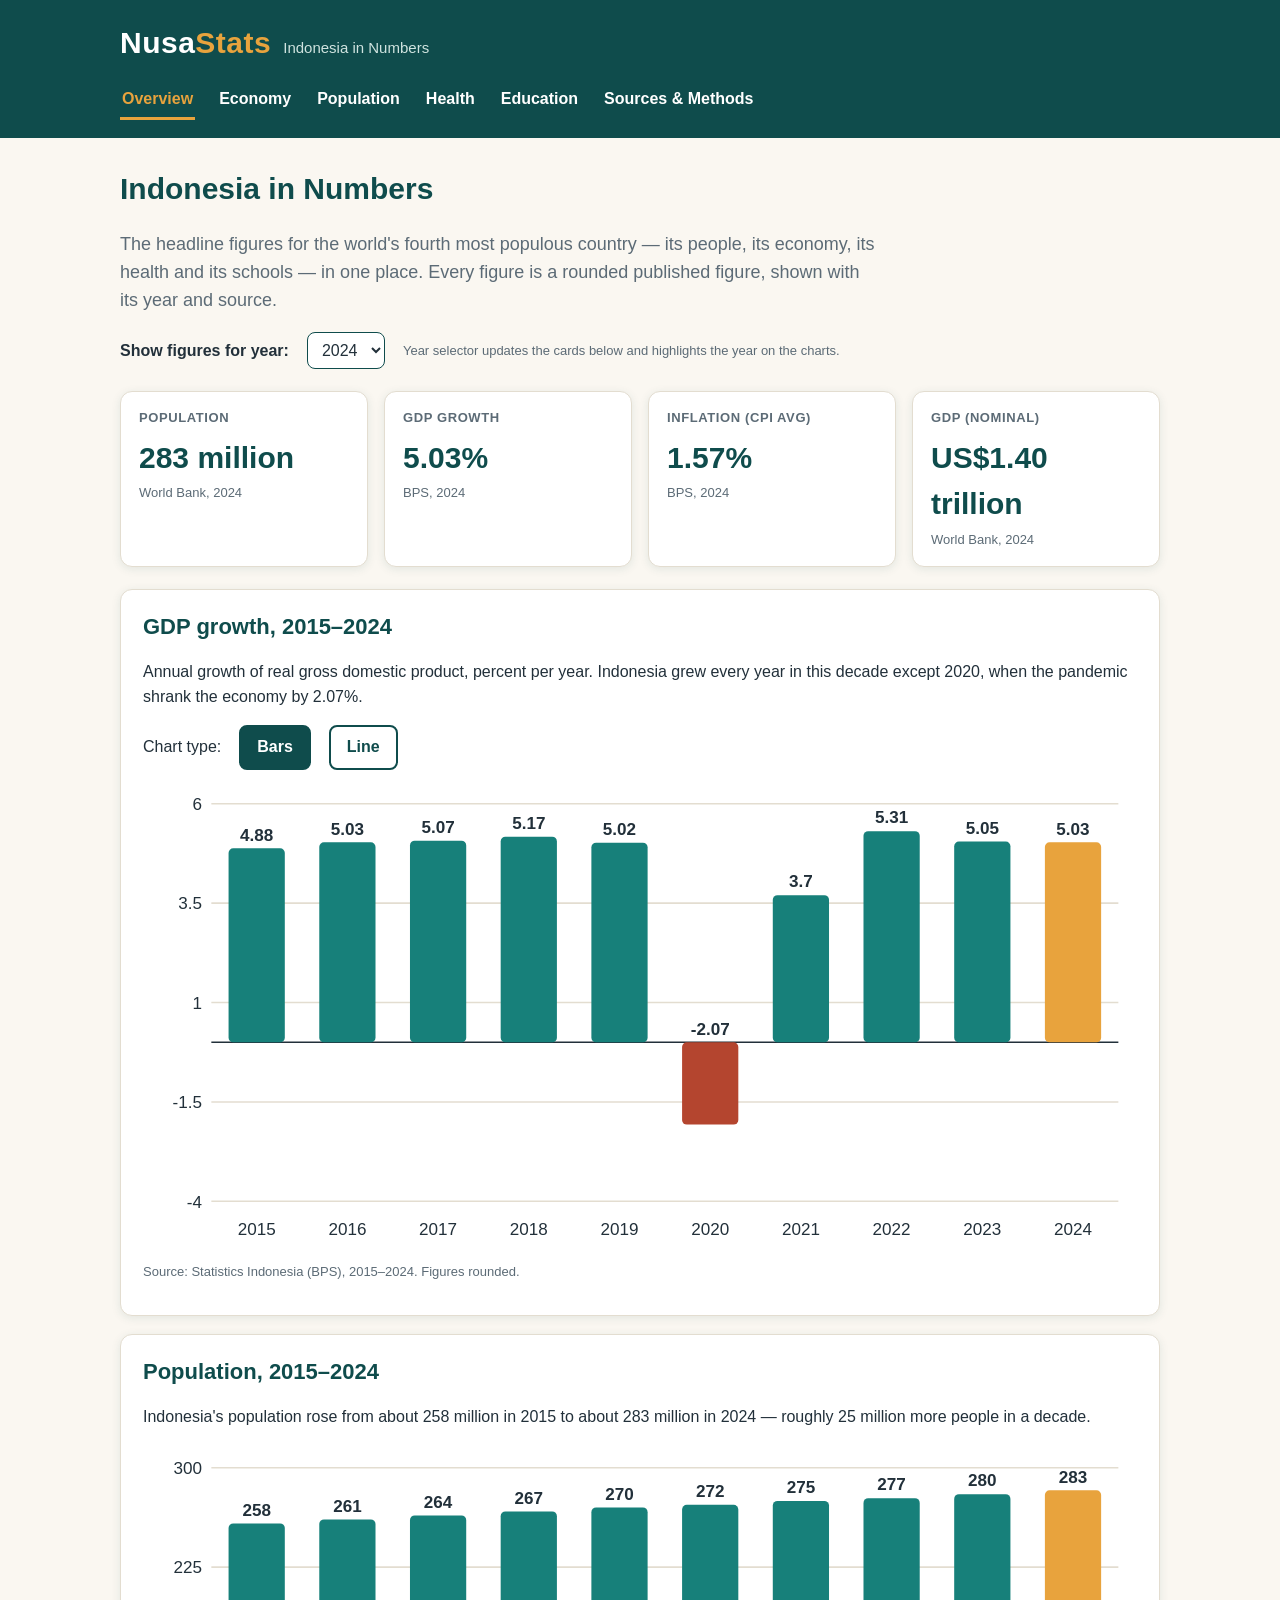
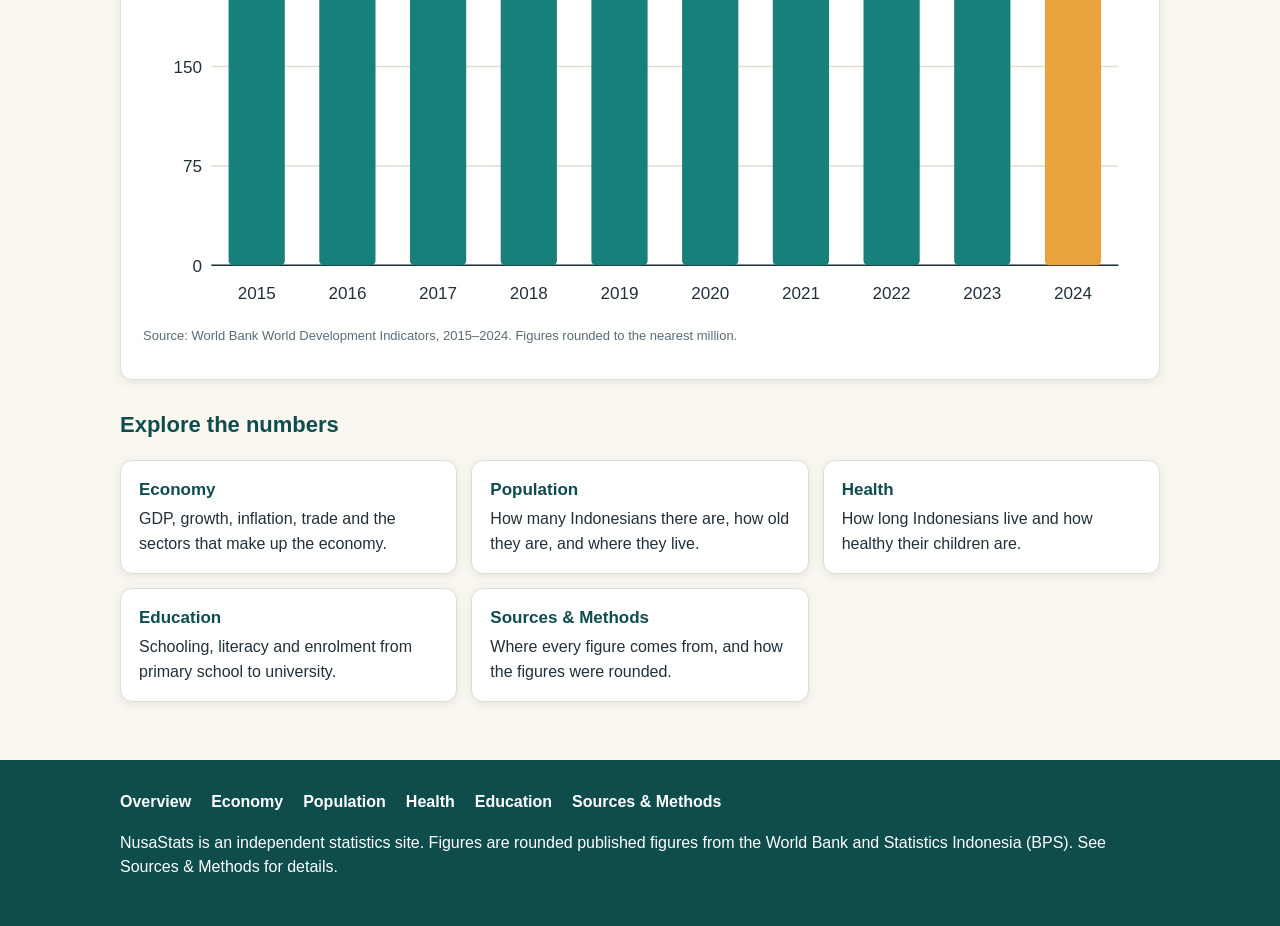
<file: app/index.html>
<!DOCTYPE html>
<html lang="en">
<head>
<meta charset="utf-8">
<meta name="viewport" content="width=device-width, initial-scale=1">
<title>NusaStats — Indonesia in Numbers</title>
<meta name="description" content="NusaStats: Indonesia in numbers — population, economy, health and education, from rounded published figures.">
<link rel="icon" href="data:,">
<link rel="stylesheet" href="styles.css">
</head>
<body>
<header class="site-header">
  <div class="header-inner">
    <div class="brand">
      <span class="brand-name">Nusa<span class="accent">Stats</span></span>
      <span class="brand-tag">Indonesia in Numbers</span>
    </div>
    <nav class="main-nav" aria-label="Main navigation">
      <a href="index.html" aria-current="page">Overview</a>
      <a href="economy.html">Economy</a>
      <a href="population.html">Population</a>
      <a href="health.html">Health</a>
      <a href="education.html">Education</a>
      <a href="sources.html">Sources &amp; Methods</a>
    </nav>
  </div>
</header>
<main>
  <h1>Indonesia in Numbers</h1>
  <p class="lede">The headline figures for the world's fourth most populous country — its people,
  its economy, its health and its schools — in one place. Every figure is a rounded
  published figure, shown with its year and source.</p>

  <div class="controls">
    <label for="year-select">Show figures for year:</label>
    <select id="year-select"></select>
    <span class="source-note" id="year-note">Year selector updates the cards below and highlights the year on the charts.</span>
  </div>

  <div class="kpi-grid" id="kpi-grid" aria-live="polite"></div>

  <section class="card" aria-labelledby="gdp-heading">
    <h2 id="gdp-heading">GDP growth, 2015–2024</h2>
    <p>Annual growth of real gross domestic product, percent per year. Indonesia grew every
    year in this decade except 2020, when the pandemic shrank the economy by 2.07%.</p>
    <div class="controls">
      <span id="gdp-toggle-label">Chart type:</span>
      <button type="button" class="btn" id="gdp-bar" aria-pressed="true">Bars</button>
      <button type="button" class="btn" id="gdp-line" aria-pressed="false">Line</button>
    </div>
    <div class="chart" id="gdp-chart"></div>
    <p class="chart-note">Source: Statistics Indonesia (BPS), 2015–2024. Figures rounded.</p>
  </section>

  <section class="card" aria-labelledby="pop-heading">
    <h2 id="pop-heading">Population, 2015–2024</h2>
    <p>Indonesia's population rose from about 258 million in 2015 to about 283 million in
    2024 — roughly 25 million more people in a decade.</p>
    <div class="chart" id="pop-chart"></div>
    <p class="chart-note">Source: World Bank World Development Indicators, 2015–2024. Figures rounded to the nearest million.</p>
  </section>

  <section aria-labelledby="explore-heading">
    <h2 id="explore-heading">Explore the numbers</h2>
    <div class="section-links">
      <a class="section-link" href="economy.html"><strong>Economy</strong>GDP, growth, inflation, trade and the sectors that make up the economy.</a>
      <a class="section-link" href="population.html"><strong>Population</strong>How many Indonesians there are, how old they are, and where they live.</a>
      <a class="section-link" href="health.html"><strong>Health</strong>How long Indonesians live and how healthy their children are.</a>
      <a class="section-link" href="education.html"><strong>Education</strong>Schooling, literacy and enrolment from primary school to university.</a>
      <a class="section-link" href="sources.html"><strong>Sources &amp; Methods</strong>Where every figure comes from, and how the figures were rounded.</a>
    </div>
  </section>
</main>
<footer class="site-footer">
  <div class="footer-inner">
    <nav class="footer-nav" aria-label="Footer navigation">
      <a href="index.html">Overview</a>
      <a href="economy.html">Economy</a>
      <a href="population.html">Population</a>
      <a href="health.html">Health</a>
      <a href="education.html">Education</a>
      <a href="sources.html">Sources &amp; Methods</a>
    </nav>
    <p>NusaStats is an independent statistics site. Figures are rounded published figures
    from the World Bank and Statistics Indonesia (BPS). See Sources &amp; Methods for details.</p>
  </div>
</footer>
<script src="data.js"></script>
<script src="charts.js"></script>
<script>
(function () {
  var years = NUSA.years;
  var select = document.getElementById('year-select');
  years.forEach(function (y) {
    var opt = document.createElement('option');
    opt.value = y;
    opt.textContent = y;
    select.appendChild(opt);
  });
  select.value = '2024';

  var gdpType = 'bar';
  var selectedYear = 2024;

  function kpiCard(label, value, source) {
    var div = document.createElement('div');
    div.className = 'kpi';
    var l = document.createElement('div'); l.className = 'kpi-label'; l.textContent = label;
    var v = document.createElement('div'); v.className = 'kpi-value'; v.textContent = value;
    var s = document.createElement('div'); s.className = 'kpi-source'; s.textContent = source;
    div.appendChild(l); div.appendChild(v); div.appendChild(s);
    return div;
  }

  function renderKpis() {
    // Four headline cards in a single row, so the GDP chart is visible in the
    // first viewport too. The other headline figures live on their own pages.
    var i = years.indexOf(selectedYear);
    var grid = document.getElementById('kpi-grid');
    grid.innerHTML = '';
    grid.appendChild(kpiCard('Population', NUSA.population[i] + ' million', 'World Bank, ' + selectedYear));
    grid.appendChild(kpiCard('GDP growth', NUSA.gdpGrowth[i] + '%', 'BPS, ' + selectedYear));
    grid.appendChild(kpiCard('Inflation (CPI avg)', NUSA.inflation[i] + '%', 'BPS, ' + selectedYear));
    if (selectedYear === 2024) {
      grid.appendChild(kpiCard('GDP (nominal)', 'US$1.40 trillion', 'World Bank, 2024'));
    } else {
      grid.appendChild(kpiCard('GDP (nominal)', 'US$1.40 trillion', 'World Bank, 2024 (latest)'));
    }
  }

  function renderCharts() {
    var hi = years.indexOf(selectedYear);
    NusaCharts.seriesChart(document.getElementById('gdp-chart'), NUSA.gdpGrowth,
      years.map(String), { type: gdpType, highlight: hi, title: 'GDP growth by year, percent' });
    NusaCharts.seriesChart(document.getElementById('pop-chart'), NUSA.population,
      years.map(String), { type: 'bar', highlight: hi, title: 'Population by year, millions' });
  }

  function renderAll() { renderKpis(); renderCharts(); }

  select.addEventListener('change', function () {
    selectedYear = Number(select.value);
    renderAll();
  });
  document.getElementById('gdp-bar').addEventListener('click', function () {
    gdpType = 'bar';
    document.getElementById('gdp-bar').setAttribute('aria-pressed', 'true');
    document.getElementById('gdp-line').setAttribute('aria-pressed', 'false');
    renderCharts();
  });
  document.getElementById('gdp-line').addEventListener('click', function () {
    gdpType = 'line';
    document.getElementById('gdp-line').setAttribute('aria-pressed', 'true');
    document.getElementById('gdp-bar').setAttribute('aria-pressed', 'false');
    renderCharts();
  });

  renderAll();
})();
</script>
</body>
</html>
</file>
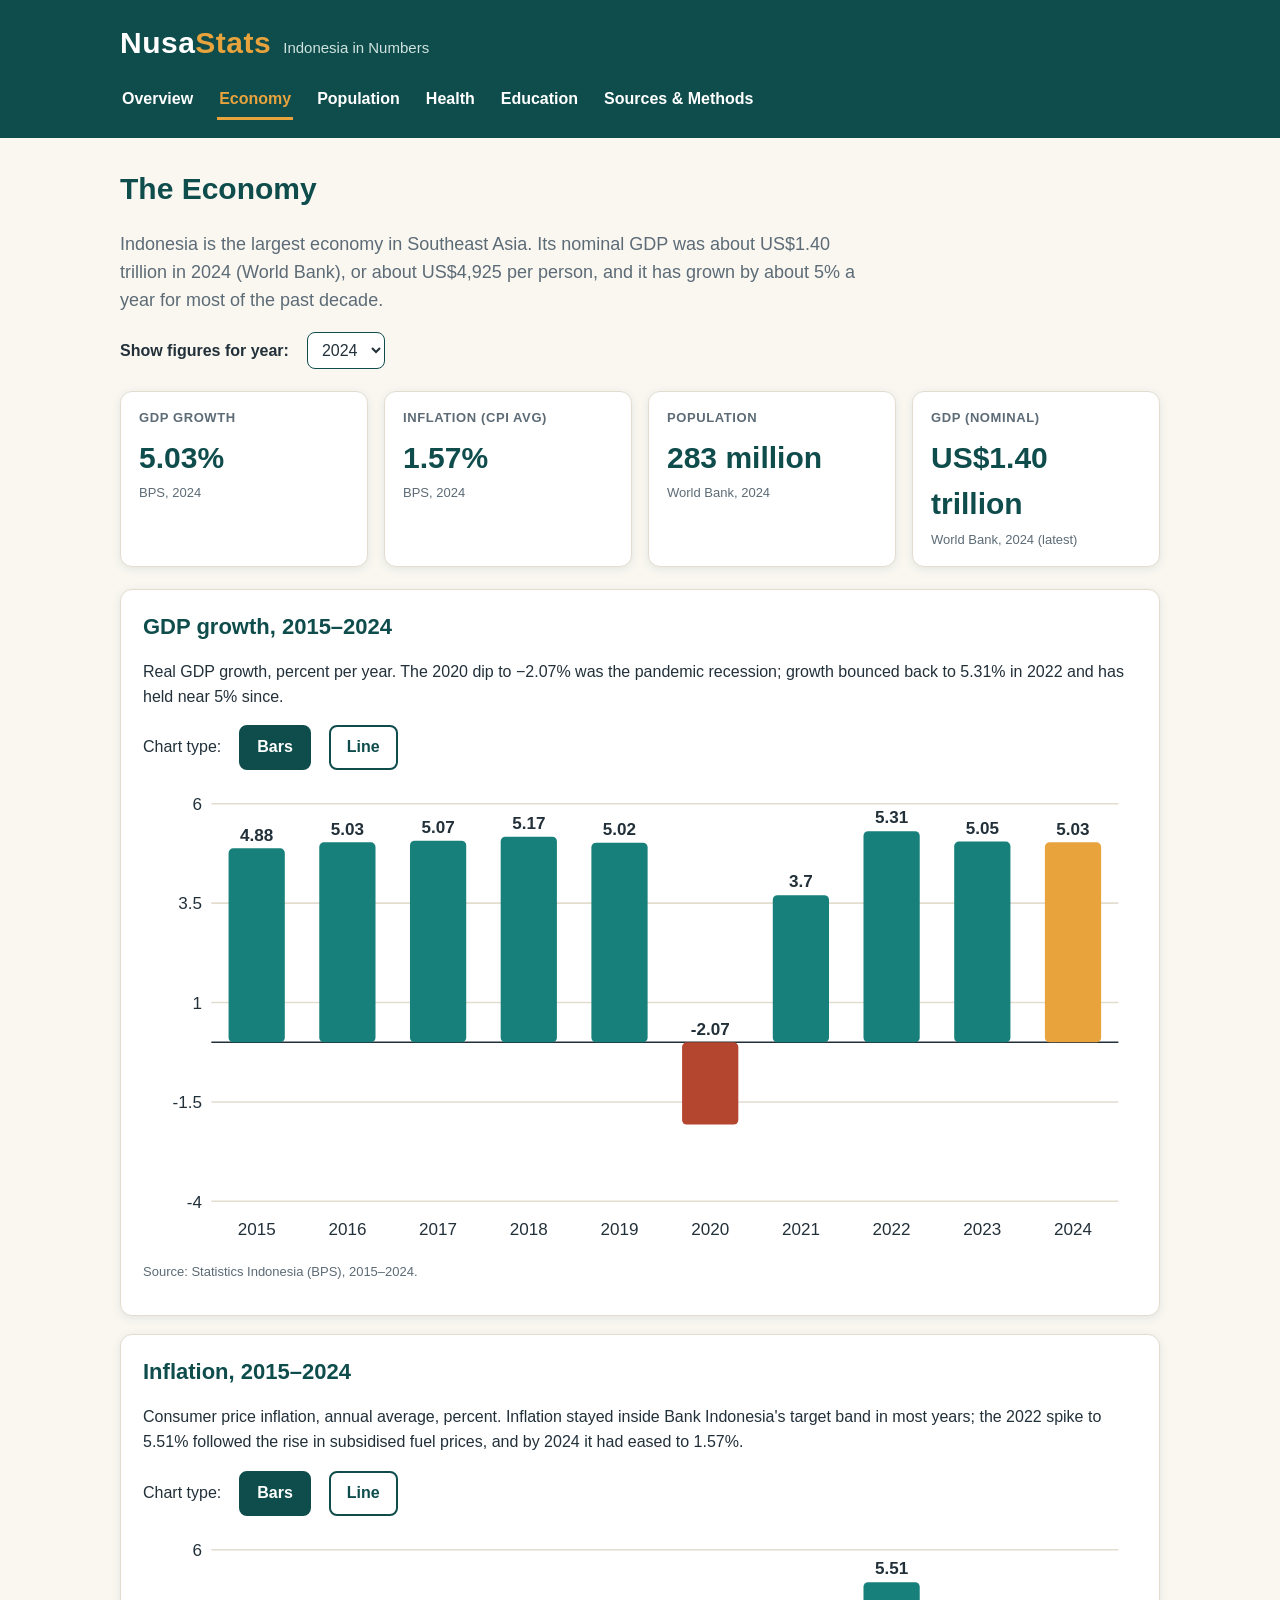
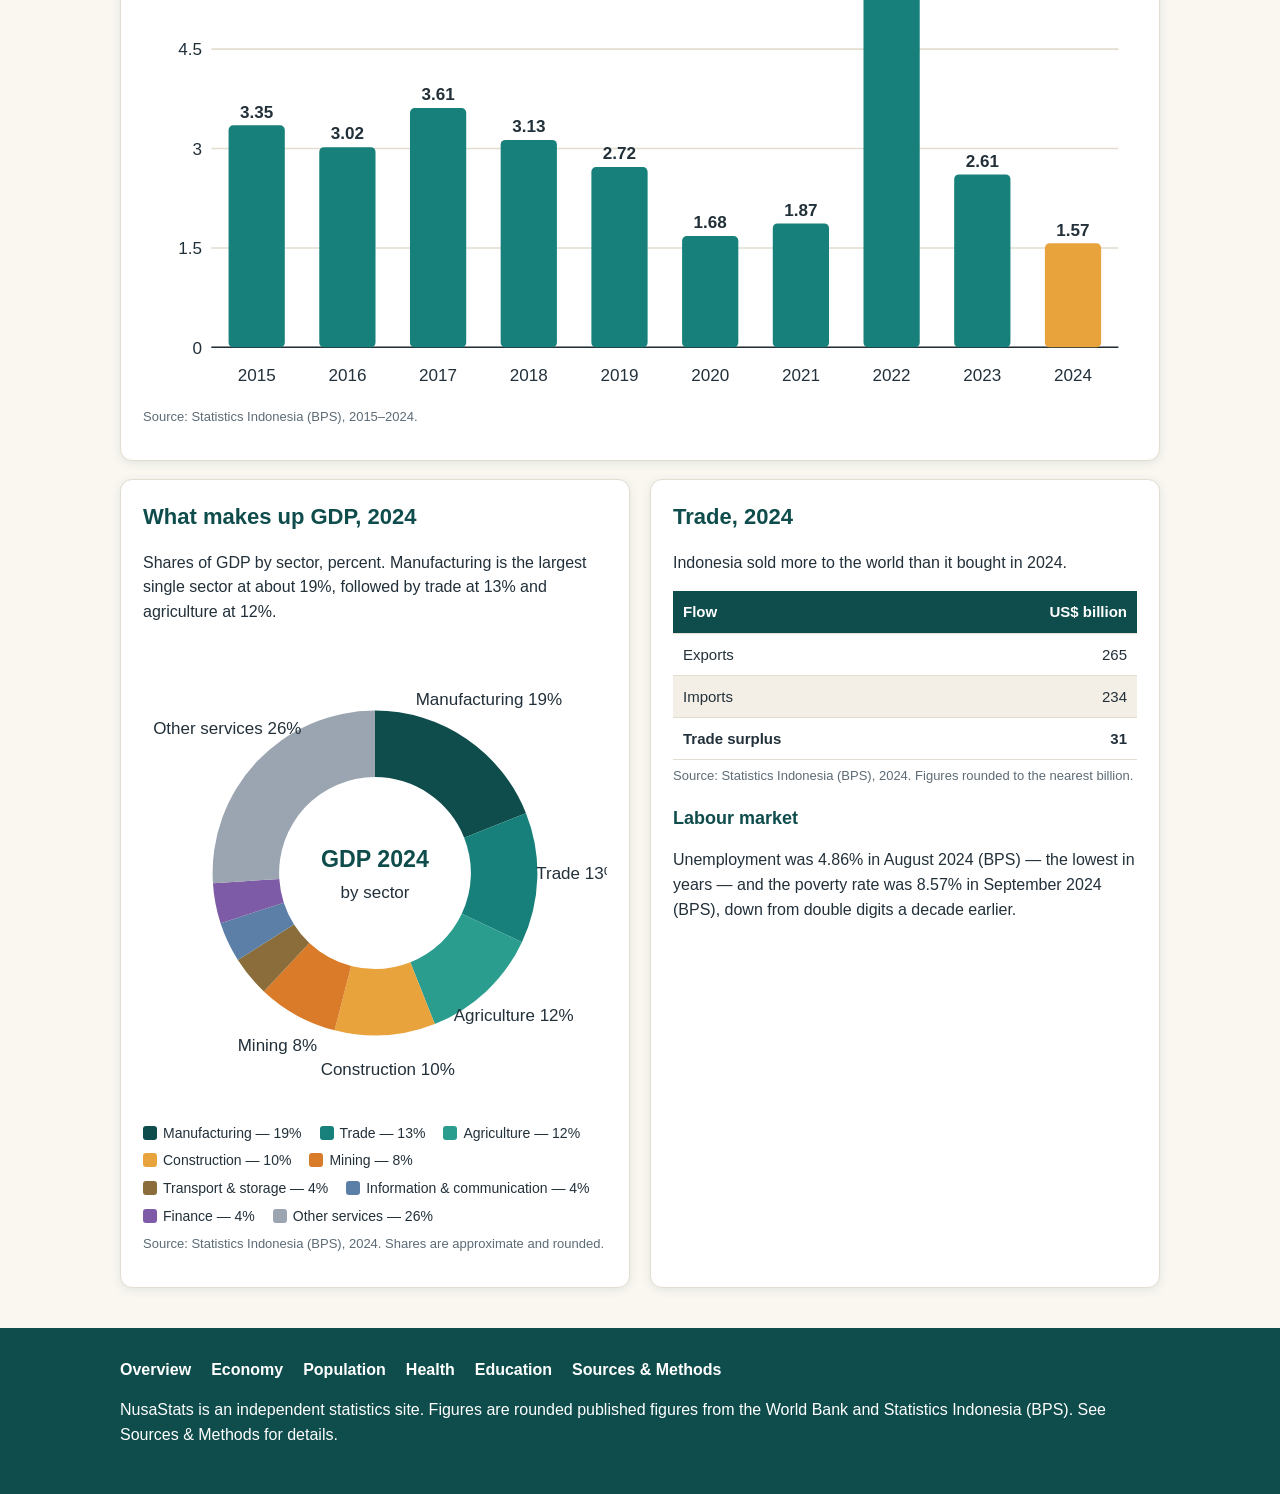
<file: app/economy.html>
<!DOCTYPE html>
<html lang="en">
<head>
<meta charset="utf-8">
<meta name="viewport" content="width=device-width, initial-scale=1">
<title>Economy — NusaStats: Indonesia in Numbers</title>
<meta name="description" content="Indonesia's economy: GDP, growth, inflation, trade and sector shares.">
<link rel="icon" href="data:,">
<link rel="stylesheet" href="styles.css">
</head>
<body>
<header class="site-header">
  <div class="header-inner">
    <div class="brand">
      <span class="brand-name">Nusa<span class="accent">Stats</span></span>
      <span class="brand-tag">Indonesia in Numbers</span>
    </div>
    <nav class="main-nav" aria-label="Main navigation">
      <a href="index.html">Overview</a>
      <a href="economy.html" aria-current="page">Economy</a>
      <a href="population.html">Population</a>
      <a href="health.html">Health</a>
      <a href="education.html">Education</a>
      <a href="sources.html">Sources &amp; Methods</a>
    </nav>
  </div>
</header>
<main>
  <h1>The Economy</h1>
  <p class="lede">Indonesia is the largest economy in Southeast Asia. Its nominal GDP was about
  US$1.40 trillion in 2024 (World Bank), or about US$4,925 per person, and it has grown
  by about 5% a year for most of the past decade.</p>

  <div class="controls">
    <label for="year-select">Show figures for year:</label>
    <select id="year-select"></select>
  </div>

  <div class="kpi-grid" id="kpi-grid" aria-live="polite"></div>

  <section class="card" aria-labelledby="growth-heading">
    <h2 id="growth-heading">GDP growth, 2015–2024</h2>
    <p>Real GDP growth, percent per year. The 2020 dip to −2.07% was the pandemic recession;
    growth bounced back to 5.31% in 2022 and has held near 5% since.</p>
    <div class="controls">
      <span>Chart type:</span>
      <button type="button" class="btn" id="growth-bar" aria-pressed="true">Bars</button>
      <button type="button" class="btn" id="growth-line" aria-pressed="false">Line</button>
    </div>
    <div class="chart" id="growth-chart"></div>
    <p class="chart-note">Source: Statistics Indonesia (BPS), 2015–2024.</p>
  </section>

  <section class="card" aria-labelledby="inflation-heading">
    <h2 id="inflation-heading">Inflation, 2015–2024</h2>
    <p>Consumer price inflation, annual average, percent. Inflation stayed inside Bank
    Indonesia's target band in most years; the 2022 spike to 5.51% followed the rise in
    subsidised fuel prices, and by 2024 it had eased to 1.57%.</p>
    <div class="controls">
      <span>Chart type:</span>
      <button type="button" class="btn" id="inf-bar" aria-pressed="true">Bars</button>
      <button type="button" class="btn" id="inf-line" aria-pressed="false">Line</button>
    </div>
    <div class="chart" id="inflation-chart"></div>
    <p class="chart-note">Source: Statistics Indonesia (BPS), 2015–2024.</p>
  </section>

  <div class="two-col">
    <section class="card" aria-labelledby="sectors-heading">
      <h2 id="sectors-heading">What makes up GDP, 2024</h2>
      <p>Shares of GDP by sector, percent. Manufacturing is the largest single sector at
      about 19%, followed by trade at 13% and agriculture at 12%.</p>
      <div class="chart" id="sectors-chart"></div>
      <p class="chart-note">Source: Statistics Indonesia (BPS), 2024. Shares are approximate and rounded.</p>
    </section>
    <section class="card" aria-labelledby="trade-heading">
      <h2 id="trade-heading">Trade, 2024</h2>
      <p>Indonesia sold more to the world than it bought in 2024.</p>
      <table>
        <thead><tr><th>Flow</th><th class="num">US$ billion</th></tr></thead>
        <tbody>
          <tr><td>Exports</td><td class="num">265</td></tr>
          <tr><td>Imports</td><td class="num">234</td></tr>
          <tr><td><strong>Trade surplus</strong></td><td class="num"><strong>31</strong></td></tr>
        </tbody>
      </table>
      <p class="chart-note">Source: Statistics Indonesia (BPS), 2024. Figures rounded to the nearest billion.</p>
      <h3>Labour market</h3>
      <p>Unemployment was 4.86% in August 2024 (BPS) — the lowest in years — and the poverty
      rate was 8.57% in September 2024 (BPS), down from double digits a decade earlier.</p>
    </section>
  </div>
</main>
<footer class="site-footer">
  <div class="footer-inner">
    <nav class="footer-nav" aria-label="Footer navigation">
      <a href="index.html">Overview</a>
      <a href="economy.html">Economy</a>
      <a href="population.html">Population</a>
      <a href="health.html">Health</a>
      <a href="education.html">Education</a>
      <a href="sources.html">Sources &amp; Methods</a>
    </nav>
    <p>NusaStats is an independent statistics site. Figures are rounded published figures
    from the World Bank and Statistics Indonesia (BPS). See Sources &amp; Methods for details.</p>
  </div>
</footer>
<script src="data.js"></script>
<script src="charts.js"></script>
<script>
(function () {
  var years = NUSA.years;
  var select = document.getElementById('year-select');
  years.forEach(function (y) {
    var opt = document.createElement('option');
    opt.value = y; opt.textContent = y;
    select.appendChild(opt);
  });
  select.value = '2024';
  var selectedYear = 2024;
  var growthType = 'bar';
  var infType = 'bar';

  function kpiCard(label, value, source) {
    var div = document.createElement('div');
    div.className = 'kpi';
    var l = document.createElement('div'); l.className = 'kpi-label'; l.textContent = label;
    var v = document.createElement('div'); v.className = 'kpi-value'; v.textContent = value;
    var s = document.createElement('div'); s.className = 'kpi-source'; s.textContent = source;
    div.appendChild(l); div.appendChild(v); div.appendChild(s);
    return div;
  }

  function renderKpis() {
    var i = years.indexOf(selectedYear);
    var grid = document.getElementById('kpi-grid');
    grid.innerHTML = '';
    grid.appendChild(kpiCard('GDP growth', NUSA.gdpGrowth[i] + '%', 'BPS, ' + selectedYear));
    grid.appendChild(kpiCard('Inflation (CPI avg)', NUSA.inflation[i] + '%', 'BPS, ' + selectedYear));
    grid.appendChild(kpiCard('Population', NUSA.population[i] + ' million', 'World Bank, ' + selectedYear));
    grid.appendChild(kpiCard('GDP (nominal)', 'US$1.40 trillion', 'World Bank, 2024 (latest)'));
  }

  function renderCharts() {
    var hi = years.indexOf(selectedYear);
    NusaCharts.seriesChart(document.getElementById('growth-chart'), NUSA.gdpGrowth,
      years.map(String), { type: growthType, highlight: hi, title: 'GDP growth by year, percent' });
    NusaCharts.seriesChart(document.getElementById('inflation-chart'), NUSA.inflation,
      years.map(String), { type: infType, highlight: hi, title: 'Inflation by year, percent' });
  }

  function renderAll() { renderKpis(); renderCharts(); }

  select.addEventListener('change', function () { selectedYear = Number(select.value); renderAll(); });
  function wireToggle(barId, lineId, setType) {
    document.getElementById(barId).addEventListener('click', function () {
      setType('bar');
      document.getElementById(barId).setAttribute('aria-pressed', 'true');
      document.getElementById(lineId).setAttribute('aria-pressed', 'false');
      renderCharts();
    });
    document.getElementById(lineId).addEventListener('click', function () {
      setType('line');
      document.getElementById(lineId).setAttribute('aria-pressed', 'true');
      document.getElementById(barId).setAttribute('aria-pressed', 'false');
      renderCharts();
    });
  }
  wireToggle('growth-bar', 'growth-line', function (t) { growthType = t; });
  wireToggle('inf-bar', 'inf-line', function (t) { infType = t; });

  NusaCharts.donutChart(document.getElementById('sectors-chart'), NUSA.sectors2024,
    { title: 'Sector shares of GDP 2024, percent', centerLabel: 'GDP 2024', centerSub: 'by sector' });
  renderAll();
})();
</script>
</body>
</html>
</file>
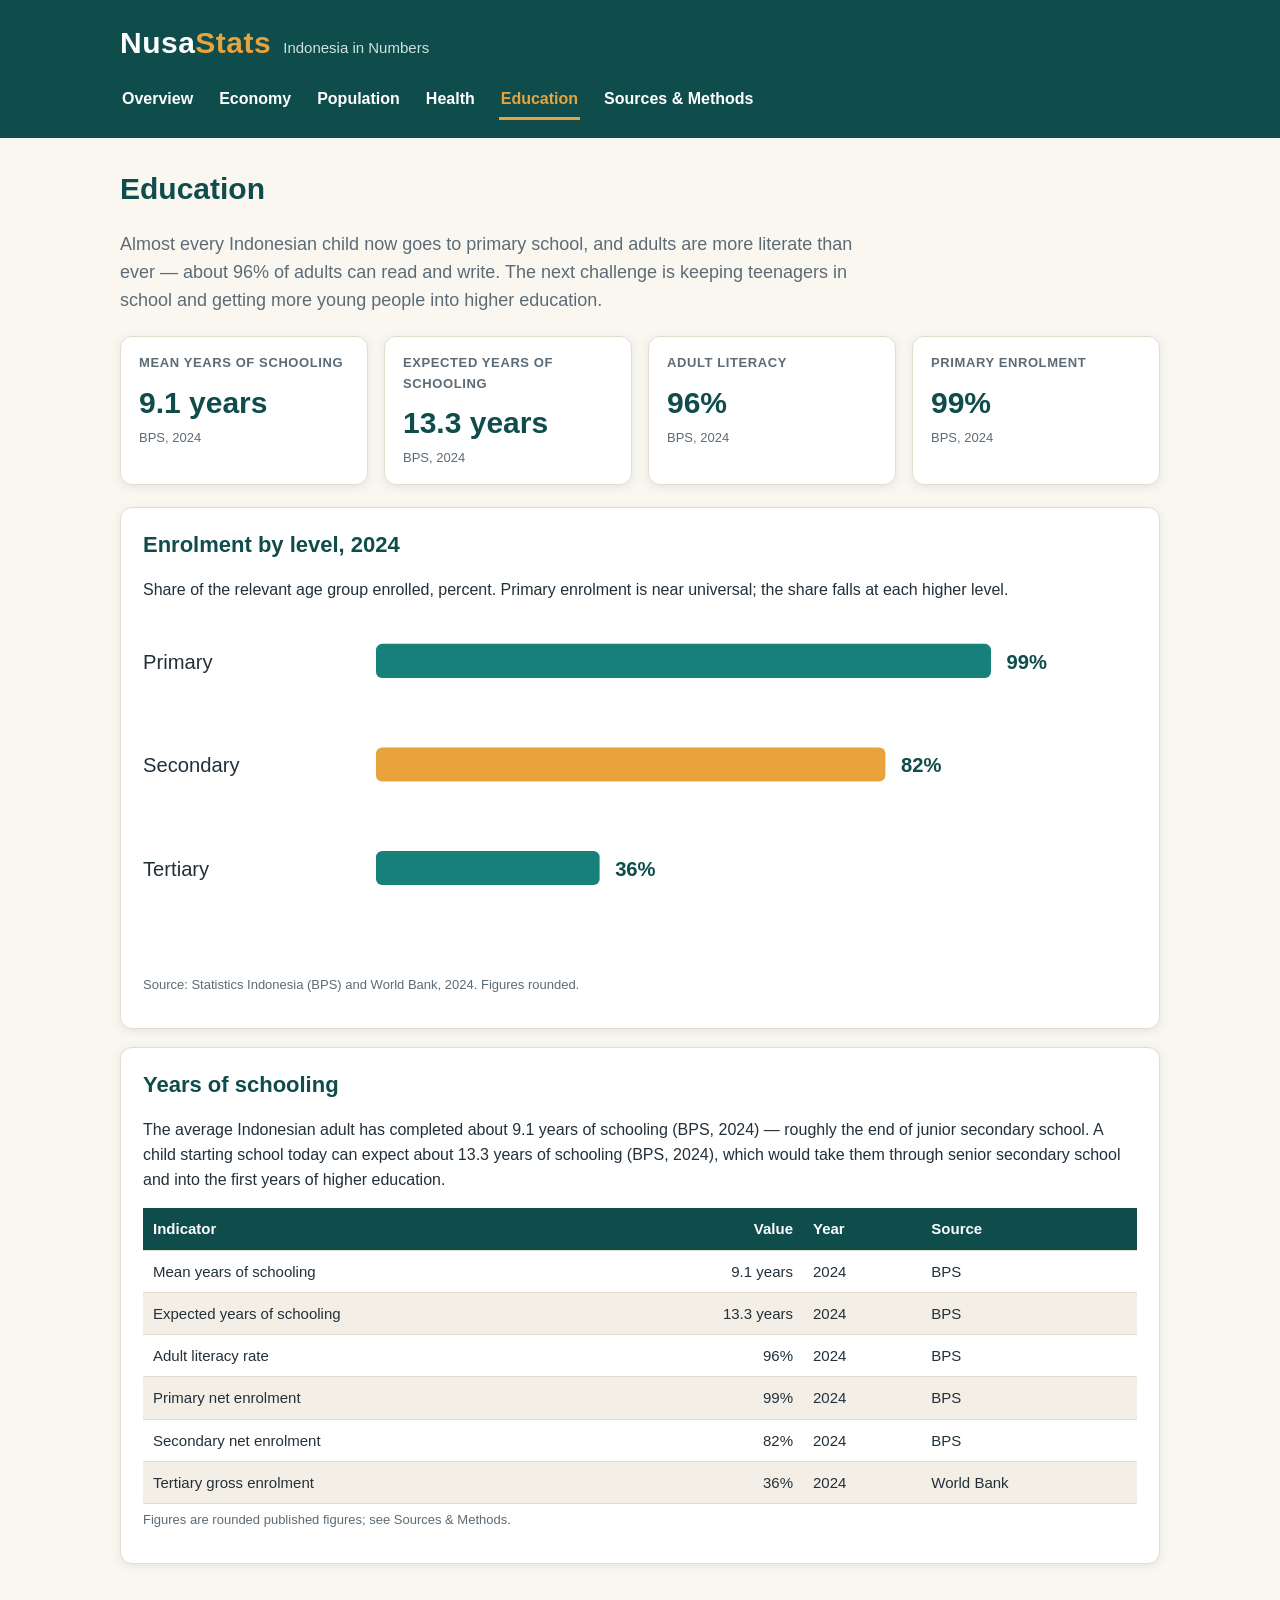
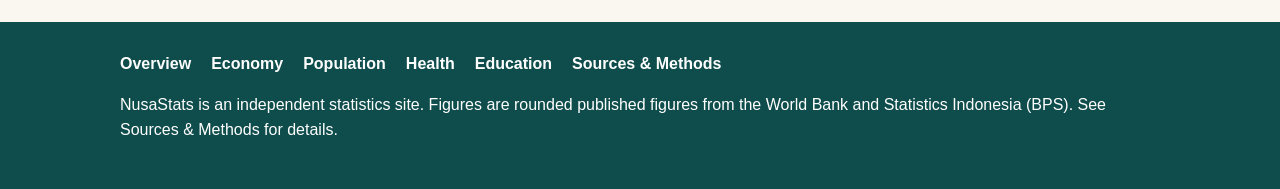
<file: app/education.html>
<!DOCTYPE html>
<html lang="en">
<head>
<meta charset="utf-8">
<meta name="viewport" content="width=device-width, initial-scale=1">
<title>Education — NusaStats: Indonesia in Numbers</title>
<meta name="description" content="Indonesia's education: schooling, literacy and enrolment.">
<link rel="icon" href="data:,">
<link rel="stylesheet" href="styles.css">
</head>
<body>
<header class="site-header">
  <div class="header-inner">
    <div class="brand">
      <span class="brand-name">Nusa<span class="accent">Stats</span></span>
      <span class="brand-tag">Indonesia in Numbers</span>
    </div>
    <nav class="main-nav" aria-label="Main navigation">
      <a href="index.html">Overview</a>
      <a href="economy.html">Economy</a>
      <a href="population.html">Population</a>
      <a href="health.html">Health</a>
      <a href="education.html" aria-current="page">Education</a>
      <a href="sources.html">Sources &amp; Methods</a>
    </nav>
  </div>
</header>
<main>
  <h1>Education</h1>
  <p class="lede">Almost every Indonesian child now goes to primary school, and adults are more
  literate than ever — about 96% of adults can read and write. The next challenge is
  keeping teenagers in school and getting more young people into higher education.</p>

  <div class="kpi-grid" id="kpi-grid"></div>

  <section class="card" aria-labelledby="enrol-heading">
    <h2 id="enrol-heading">Enrolment by level, 2024</h2>
    <p>Share of the relevant age group enrolled, percent. Primary enrolment is near
    universal; the share falls at each higher level.</p>
    <div class="chart" id="enrol-chart"></div>
    <p class="chart-note">Source: Statistics Indonesia (BPS) and World Bank, 2024. Figures rounded.</p>
  </section>

  <section class="card" aria-labelledby="schooling-heading">
    <h2 id="schooling-heading">Years of schooling</h2>
    <p>The average Indonesian adult has completed about 9.1 years of schooling (BPS, 2024) —
    roughly the end of junior secondary school. A child starting school today can expect
    about 13.3 years of schooling (BPS, 2024), which would take them through senior
    secondary school and into the first years of higher education.</p>
    <table>
      <thead><tr><th>Indicator</th><th class="num">Value</th><th>Year</th><th>Source</th></tr></thead>
      <tbody>
        <tr><td>Mean years of schooling</td><td class="num">9.1 years</td><td>2024</td><td>BPS</td></tr>
        <tr><td>Expected years of schooling</td><td class="num">13.3 years</td><td>2024</td><td>BPS</td></tr>
        <tr><td>Adult literacy rate</td><td class="num">96%</td><td>2024</td><td>BPS</td></tr>
        <tr><td>Primary net enrolment</td><td class="num">99%</td><td>2024</td><td>BPS</td></tr>
        <tr><td>Secondary net enrolment</td><td class="num">82%</td><td>2024</td><td>BPS</td></tr>
        <tr><td>Tertiary gross enrolment</td><td class="num">36%</td><td>2024</td><td>World Bank</td></tr>
      </tbody>
    </table>
    <p class="chart-note">Figures are rounded published figures; see Sources &amp; Methods.</p>
  </section>
</main>
<footer class="site-footer">
  <div class="footer-inner">
    <nav class="footer-nav" aria-label="Footer navigation">
      <a href="index.html">Overview</a>
      <a href="economy.html">Economy</a>
      <a href="population.html">Population</a>
      <a href="health.html">Health</a>
      <a href="education.html">Education</a>
      <a href="sources.html">Sources &amp; Methods</a>
    </nav>
    <p>NusaStats is an independent statistics site. Figures are rounded published figures
    from the World Bank and Statistics Indonesia (BPS). See Sources &amp; Methods for details.</p>
  </div>
</footer>
<script src="data.js"></script>
<script src="charts.js"></script>
<script>
(function () {
  var ed = NUSA.education;
  var grid = document.getElementById('kpi-grid');
  function kpiCard(label, value, source) {
    var div = document.createElement('div');
    div.className = 'kpi';
    var l = document.createElement('div'); l.className = 'kpi-label'; l.textContent = label;
    var v = document.createElement('div'); v.className = 'kpi-value'; v.textContent = value;
    var s = document.createElement('div'); s.className = 'kpi-source'; s.textContent = source;
    div.appendChild(l); div.appendChild(v); div.appendChild(s);
    return div;
  }
  grid.appendChild(kpiCard('Mean years of schooling', ed.meanSchooling2024.value + ' years', 'BPS, 2024'));
  grid.appendChild(kpiCard('Expected years of schooling', ed.expectedSchooling2024.value + ' years', 'BPS, 2024'));
  grid.appendChild(kpiCard('Adult literacy', ed.adultLiteracy.value + '%', 'BPS, 2024'));
  grid.appendChild(kpiCard('Primary enrolment', ed.primaryNetEnrolment.value + '%', 'BPS, 2024'));

  NusaCharts.horizontalBars(document.getElementById('enrol-chart'), [
    { group: 'Primary', share: ed.primaryNetEnrolment.value },
    { group: 'Secondary', share: ed.secondaryNetEnrolment.value },
    { group: 'Tertiary', share: ed.tertiaryGrossEnrolment.value },
  ], { title: 'Enrolment by level 2024, percent' });
})();
</script>
</body>
</html>
</file>
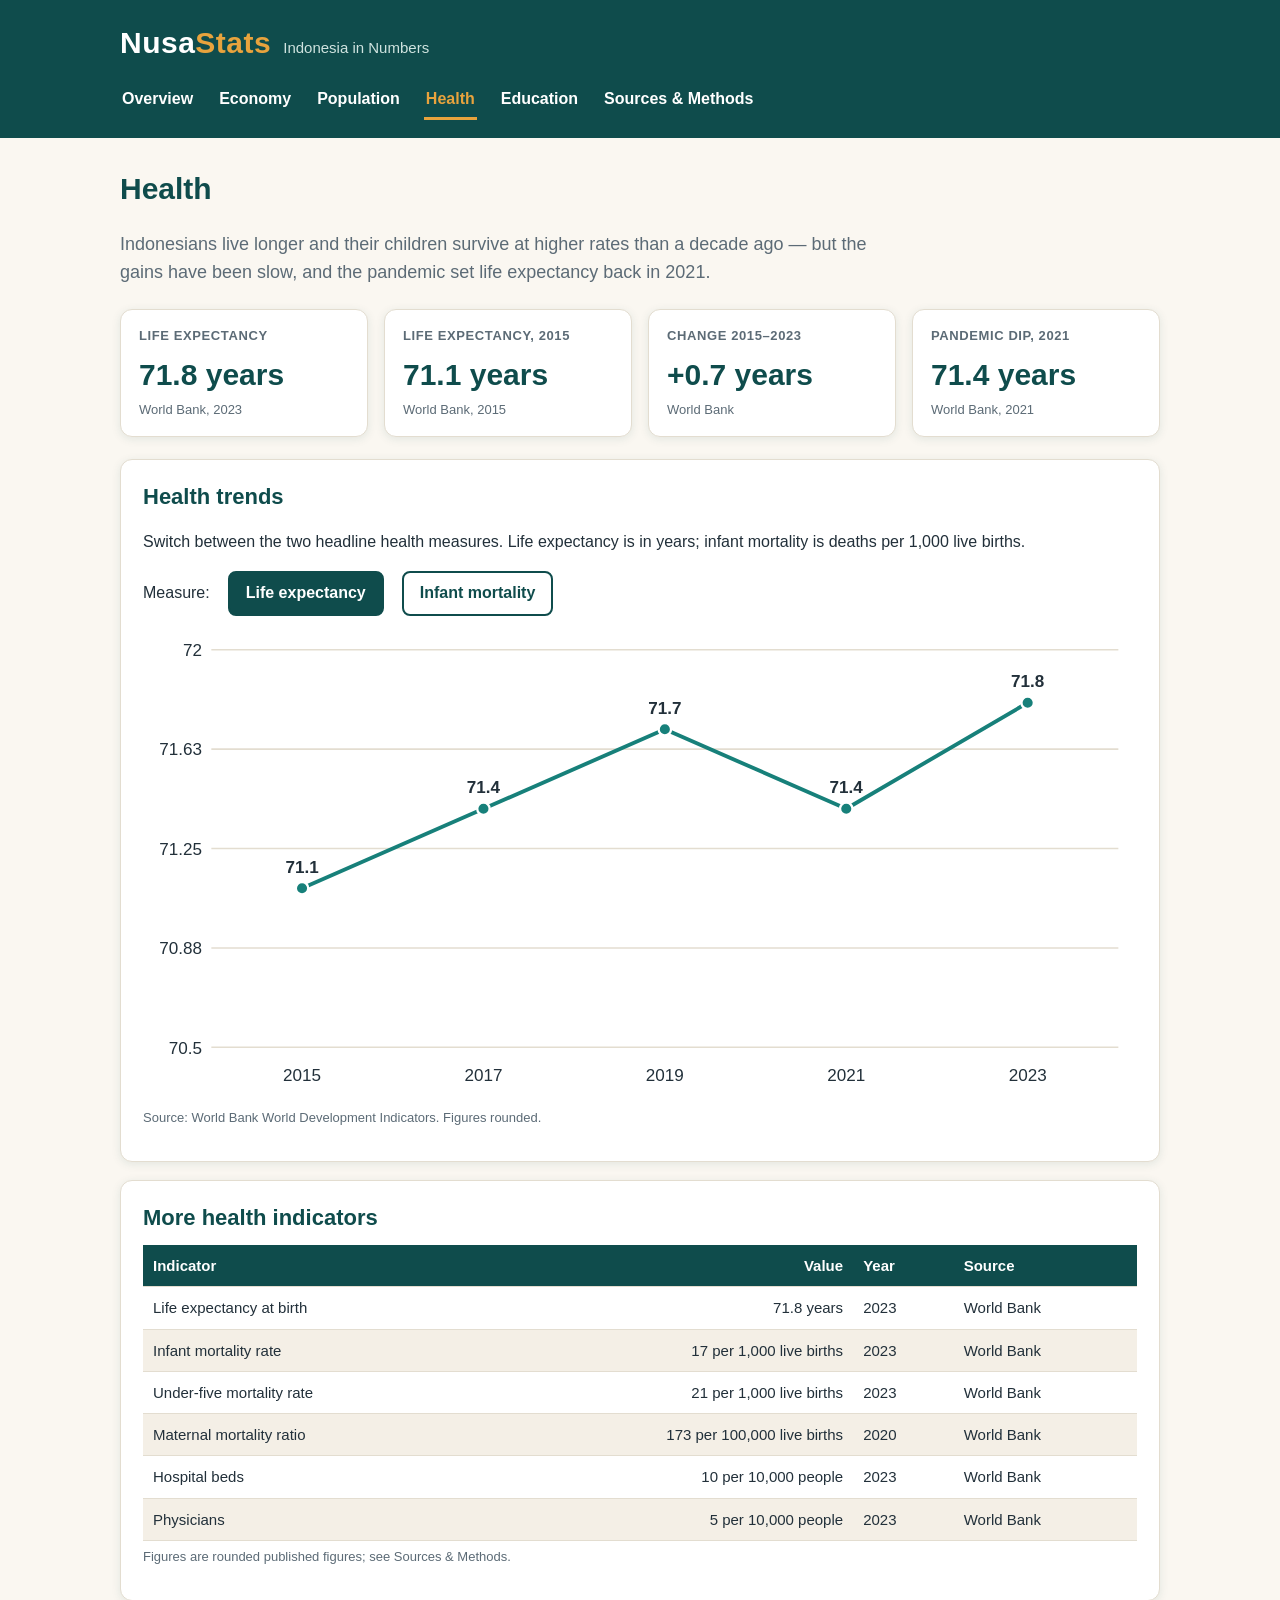
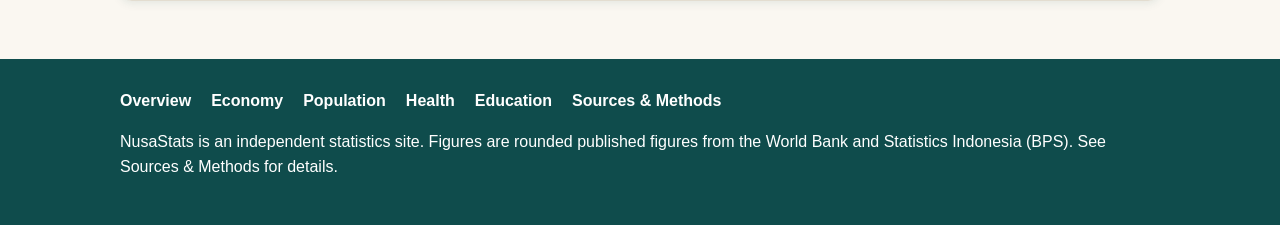
<file: app/health.html>
<!DOCTYPE html>
<html lang="en">
<head>
<meta charset="utf-8">
<meta name="viewport" content="width=device-width, initial-scale=1">
<title>Health — NusaStats: Indonesia in Numbers</title>
<meta name="description" content="Indonesia's health: life expectancy, infant mortality and health indicators.">
<link rel="icon" href="data:,">
<link rel="stylesheet" href="styles.css">
</head>
<body>
<header class="site-header">
  <div class="header-inner">
    <div class="brand">
      <span class="brand-name">Nusa<span class="accent">Stats</span></span>
      <span class="brand-tag">Indonesia in Numbers</span>
    </div>
    <nav class="main-nav" aria-label="Main navigation">
      <a href="index.html">Overview</a>
      <a href="economy.html">Economy</a>
      <a href="population.html">Population</a>
      <a href="health.html" aria-current="page">Health</a>
      <a href="education.html">Education</a>
      <a href="sources.html">Sources &amp; Methods</a>
    </nav>
  </div>
</header>
<main>
  <h1>Health</h1>
  <p class="lede">Indonesians live longer and their children survive at higher rates than a decade
  ago — but the gains have been slow, and the pandemic set life expectancy back in 2021.</p>

  <div class="kpi-grid" id="kpi-grid" aria-live="polite"></div>

  <section class="card" aria-labelledby="metric-heading">
    <h2 id="metric-heading">Health trends</h2>
    <p>Switch between the two headline health measures. Life expectancy is in years;
    infant mortality is deaths per 1,000 live births.</p>
    <div class="controls">
      <span>Measure:</span>
      <button type="button" class="btn" id="metric-life" aria-pressed="true">Life expectancy</button>
      <button type="button" class="btn" id="metric-infant" aria-pressed="false">Infant mortality</button>
    </div>
    <div class="chart" id="health-chart"></div>
    <p class="chart-note" id="health-note">Source: World Bank World Development Indicators. Figures rounded.</p>
  </section>

  <section class="card" aria-labelledby="indicators-heading">
    <h2 id="indicators-heading">More health indicators</h2>
    <table>
      <thead><tr><th>Indicator</th><th class="num">Value</th><th>Year</th><th>Source</th></tr></thead>
      <tbody>
        <tr><td>Life expectancy at birth</td><td class="num">71.8 years</td><td>2023</td><td>World Bank</td></tr>
        <tr><td>Infant mortality rate</td><td class="num">17 per 1,000 live births</td><td>2023</td><td>World Bank</td></tr>
        <tr><td>Under-five mortality rate</td><td class="num">21 per 1,000 live births</td><td>2023</td><td>World Bank</td></tr>
        <tr><td>Maternal mortality ratio</td><td class="num">173 per 100,000 live births</td><td>2020</td><td>World Bank</td></tr>
        <tr><td>Hospital beds</td><td class="num">10 per 10,000 people</td><td>2023</td><td>World Bank</td></tr>
        <tr><td>Physicians</td><td class="num">5 per 10,000 people</td><td>2023</td><td>World Bank</td></tr>
      </tbody>
    </table>
    <p class="chart-note">Figures are rounded published figures; see Sources &amp; Methods.</p>
  </section>
</main>
<footer class="site-footer">
  <div class="footer-inner">
    <nav class="footer-nav" aria-label="Footer navigation">
      <a href="index.html">Overview</a>
      <a href="economy.html">Economy</a>
      <a href="population.html">Population</a>
      <a href="health.html">Health</a>
      <a href="education.html">Education</a>
      <a href="sources.html">Sources &amp; Methods</a>
    </nav>
    <p>NusaStats is an independent statistics site. Figures are rounded published figures
    from the World Bank and Statistics Indonesia (BPS). See Sources &amp; Methods for details.</p>
  </div>
</footer>
<script src="data.js"></script>
<script src="charts.js"></script>
<script>
(function () {
  var metric = 'life';
  var grid = document.getElementById('kpi-grid');

  function kpiCard(label, value, source) {
    var div = document.createElement('div');
    div.className = 'kpi';
    var l = document.createElement('div'); l.className = 'kpi-label'; l.textContent = label;
    var v = document.createElement('div'); v.className = 'kpi-value'; v.textContent = value;
    var s = document.createElement('div'); s.className = 'kpi-source'; s.textContent = source;
    div.appendChild(l); div.appendChild(v); div.appendChild(s);
    return div;
  }

  function renderKpis() {
    grid.innerHTML = '';
    if (metric === 'life') {
      grid.appendChild(kpiCard('Life expectancy', '71.8 years', 'World Bank, 2023'));
      grid.appendChild(kpiCard('Life expectancy, 2015', '71.1 years', 'World Bank, 2015'));
      grid.appendChild(kpiCard('Change 2015–2023', '+0.7 years', 'World Bank'));
      grid.appendChild(kpiCard('Pandemic dip, 2021', '71.4 years', 'World Bank, 2021'));
    } else {
      grid.appendChild(kpiCard('Infant mortality', '17 per 1,000', 'World Bank, 2023'));
      grid.appendChild(kpiCard('Infant mortality, 2015', '21 per 1,000', 'World Bank, 2015'));
      grid.appendChild(kpiCard('Change 2015–2023', '−4 per 1,000', 'World Bank'));
      grid.appendChild(kpiCard('Under-five mortality', '21 per 1,000', 'World Bank, 2023'));
    }
  }

  function renderChart() {
    var el = document.getElementById('health-chart');
    if (metric === 'life') {
      NusaCharts.seriesChart(el,
        NUSA.lifeExpectancy.map(function (d) { return d.value; }),
        NUSA.lifeExpectancy.map(function (d) { return String(d.year); }),
        { type: 'line', title: 'Life expectancy at birth, years' });
    } else {
      NusaCharts.seriesChart(el,
        NUSA.infantMortality.map(function (d) { return d.value; }),
        NUSA.infantMortality.map(function (d) { return String(d.year); }),
        { type: 'bar', title: 'Infant mortality, deaths per 1,000 live births' });
    }
  }

  function renderAll() { renderKpis(); renderChart(); }

  document.getElementById('metric-life').addEventListener('click', function () {
    metric = 'life';
    document.getElementById('metric-life').setAttribute('aria-pressed', 'true');
    document.getElementById('metric-infant').setAttribute('aria-pressed', 'false');
    renderAll();
  });
  document.getElementById('metric-infant').addEventListener('click', function () {
    metric = 'infant';
    document.getElementById('metric-infant').setAttribute('aria-pressed', 'true');
    document.getElementById('metric-life').setAttribute('aria-pressed', 'false');
    renderAll();
  });

  renderAll();
})();
</script>
</body>
</html>
</file>
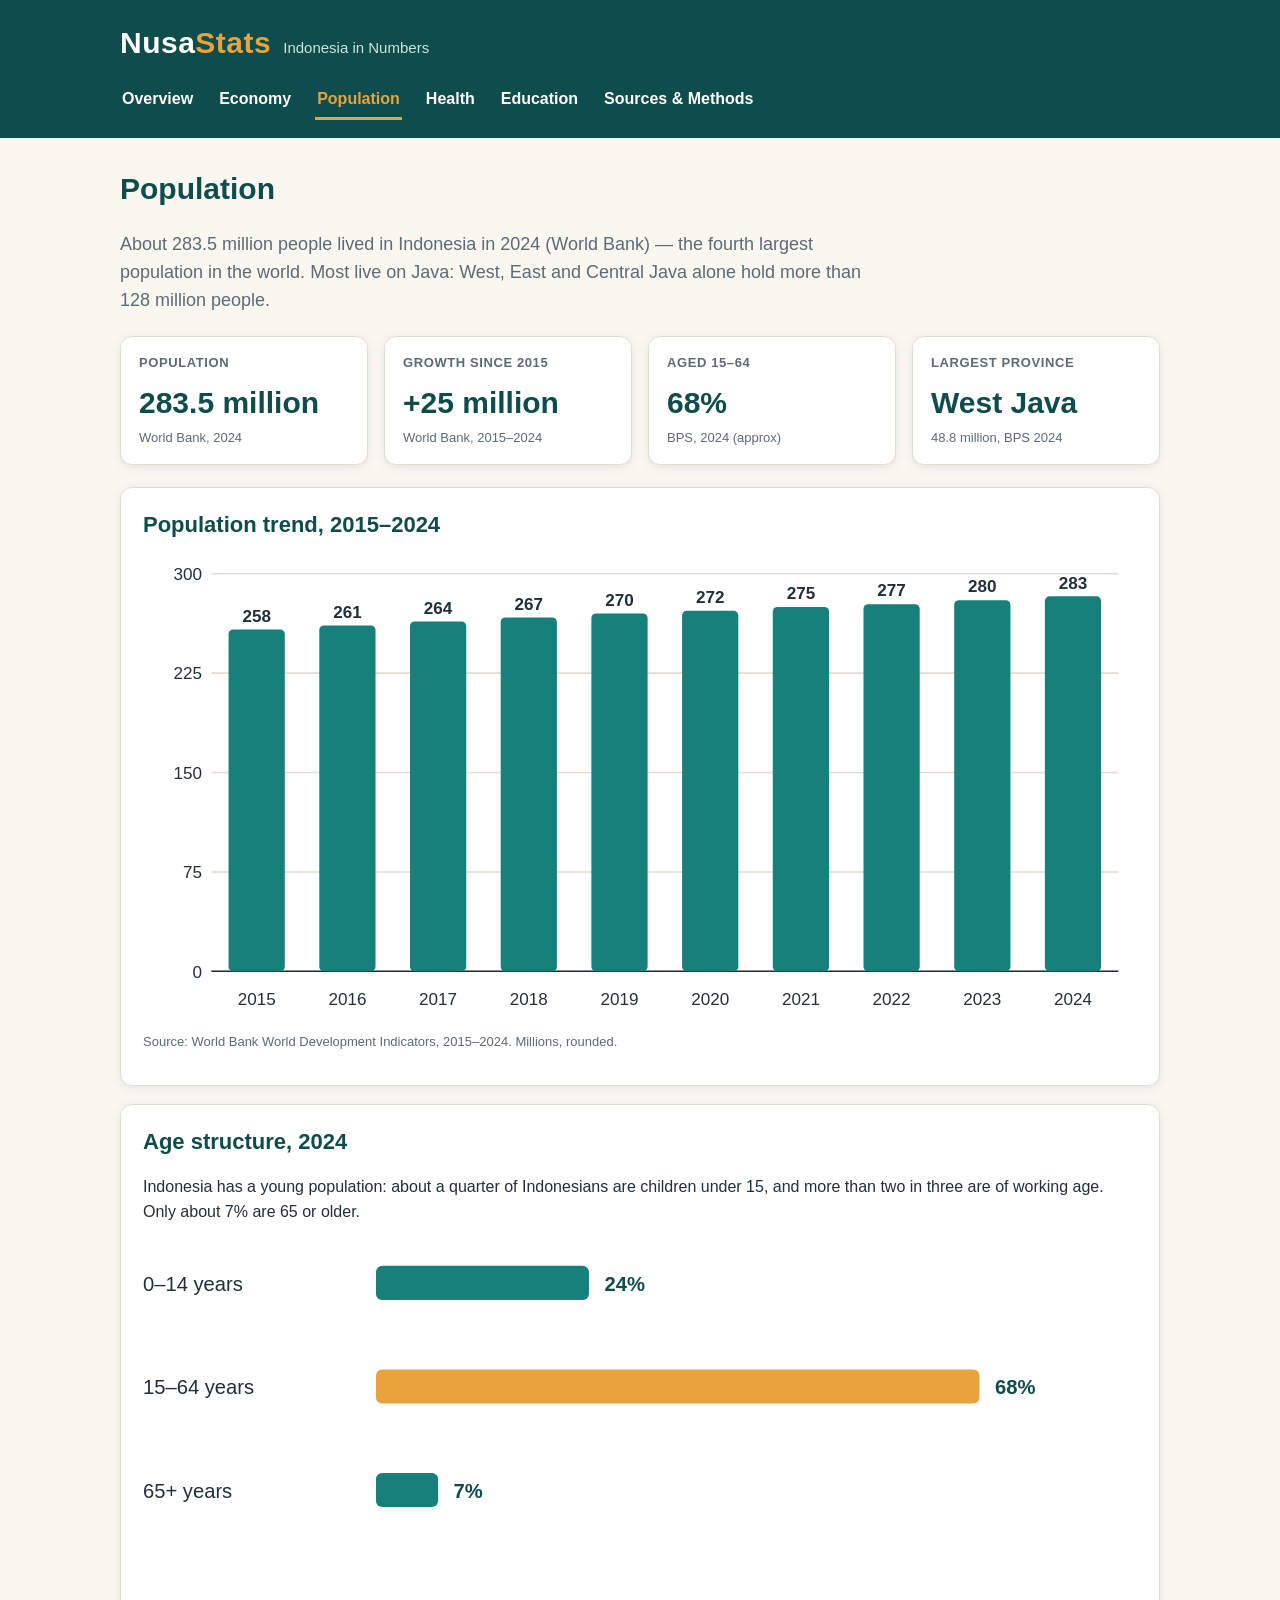
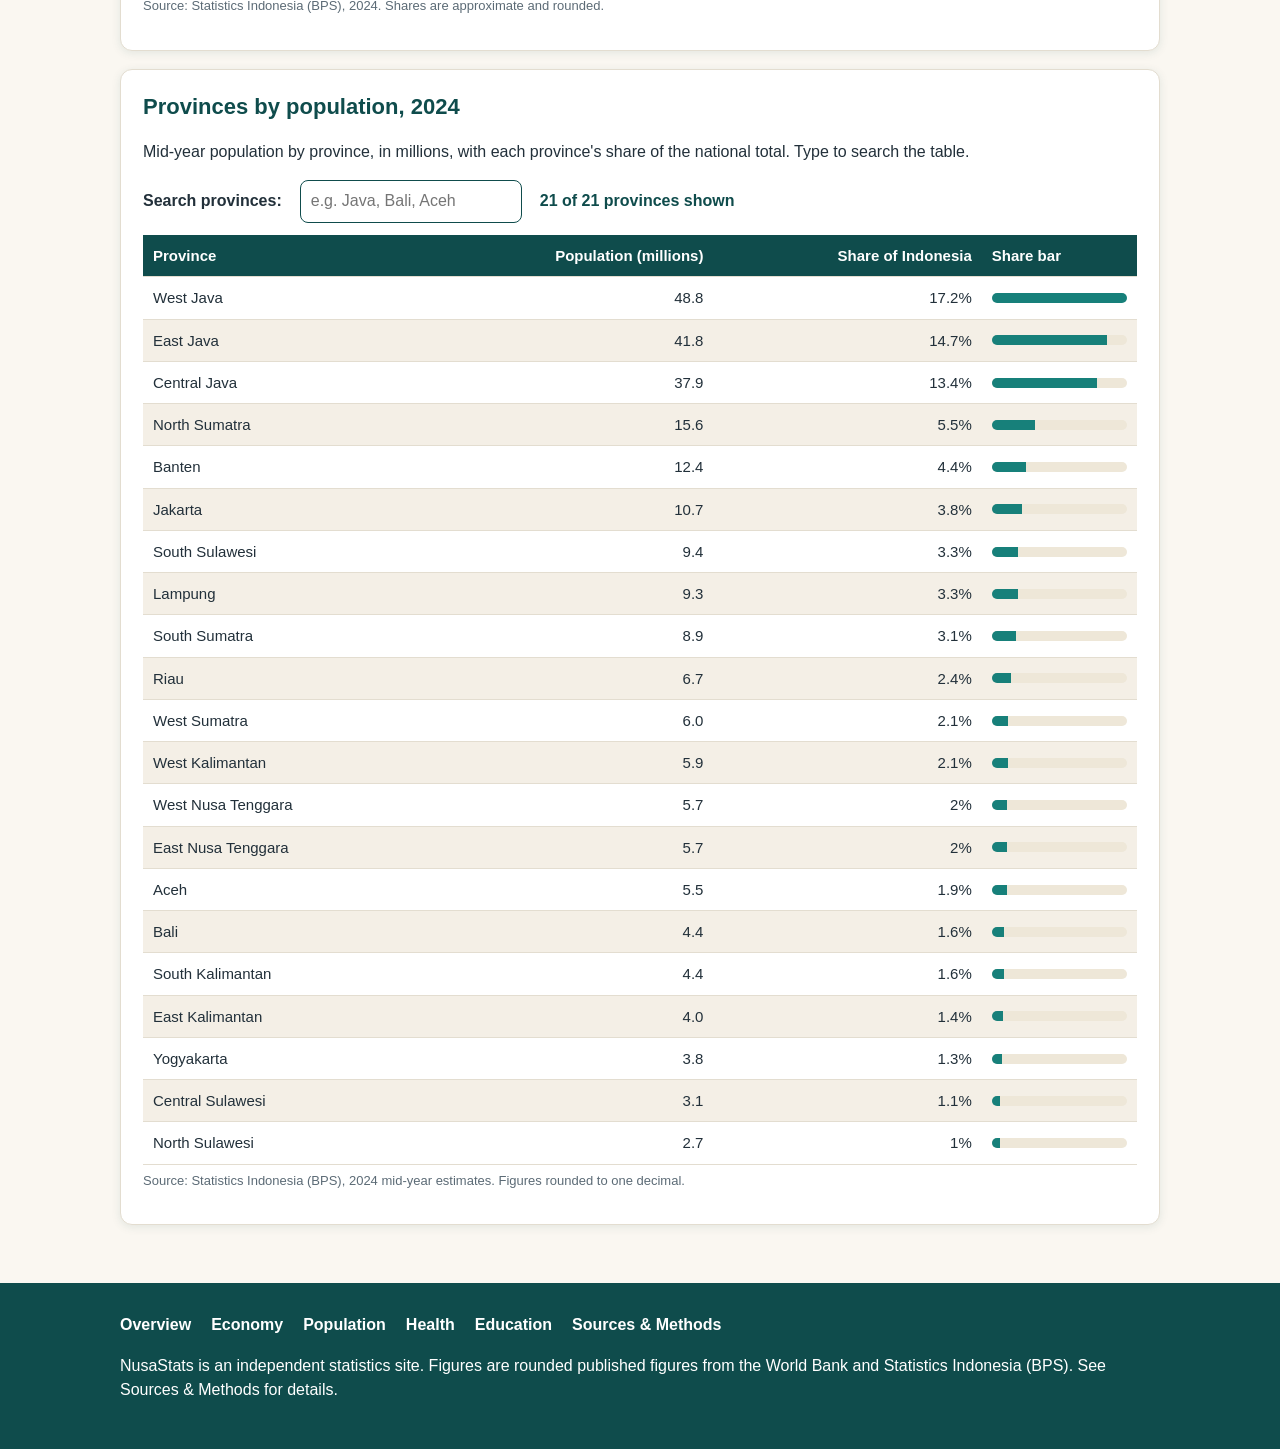
<file: app/population.html>
<!DOCTYPE html>
<html lang="en">
<head>
<meta charset="utf-8">
<meta name="viewport" content="width=device-width, initial-scale=1">
<title>Population — NusaStats: Indonesia in Numbers</title>
<meta name="description" content="Indonesia's population: trend, age structure and provinces.">
<link rel="icon" href="data:,">
<link rel="stylesheet" href="styles.css">
</head>
<body>
<header class="site-header">
  <div class="header-inner">
    <div class="brand">
      <span class="brand-name">Nusa<span class="accent">Stats</span></span>
      <span class="brand-tag">Indonesia in Numbers</span>
    </div>
    <nav class="main-nav" aria-label="Main navigation">
      <a href="index.html">Overview</a>
      <a href="economy.html">Economy</a>
      <a href="population.html" aria-current="page">Population</a>
      <a href="health.html">Health</a>
      <a href="education.html">Education</a>
      <a href="sources.html">Sources &amp; Methods</a>
    </nav>
  </div>
</header>
<main>
  <h1>Population</h1>
  <p class="lede">About 283.5 million people lived in Indonesia in 2024 (World Bank) — the fourth
  largest population in the world. Most live on Java: West, East and Central Java alone
  hold more than 128 million people.</p>

  <div class="kpi-grid">
    <div class="kpi"><div class="kpi-label">Population</div><div class="kpi-value">283.5 million</div><div class="kpi-source">World Bank, 2024</div></div>
    <div class="kpi"><div class="kpi-label">Growth since 2015</div><div class="kpi-value">+25 million</div><div class="kpi-source">World Bank, 2015–2024</div></div>
    <div class="kpi"><div class="kpi-label">Aged 15–64</div><div class="kpi-value">68%</div><div class="kpi-source">BPS, 2024 (approx)</div></div>
    <div class="kpi"><div class="kpi-label">Largest province</div><div class="kpi-value">West Java</div><div class="kpi-source">48.8 million, BPS 2024</div></div>
  </div>

  <section class="card" aria-labelledby="trend-heading">
    <h2 id="trend-heading">Population trend, 2015–2024</h2>
    <div class="chart" id="pop-chart"></div>
    <p class="chart-note">Source: World Bank World Development Indicators, 2015–2024. Millions, rounded.</p>
  </section>

  <section class="card" aria-labelledby="age-heading">
    <h2 id="age-heading">Age structure, 2024</h2>
    <p>Indonesia has a young population: about a quarter of Indonesians are children under
    15, and more than two in three are of working age. Only about 7% are 65 or older.</p>
    <div class="chart" id="age-chart"></div>
    <p class="chart-note">Source: Statistics Indonesia (BPS), 2024. Shares are approximate and rounded.</p>
  </section>

  <section class="card" aria-labelledby="provinces-heading">
    <h2 id="provinces-heading">Provinces by population, 2024</h2>
    <p>Mid-year population by province, in millions, with each province's share of the
    national total. Type to search the table.</p>
    <div class="controls">
      <label for="province-search">Search provinces:</label>
      <input type="search" id="province-search" placeholder="e.g. Java, Bali, Aceh" autocomplete="off">
      <span class="result-count" id="result-count" aria-live="polite"></span>
    </div>
    <table>
      <thead><tr><th>Province</th><th class="num">Population (millions)</th><th class="num">Share of Indonesia</th><th>Share bar</th></tr></thead>
      <tbody id="province-body"></tbody>
    </table>
    <p class="chart-note">Source: Statistics Indonesia (BPS), 2024 mid-year estimates. Figures rounded to one decimal.</p>
  </section>
</main>
<footer class="site-footer">
  <div class="footer-inner">
    <nav class="footer-nav" aria-label="Footer navigation">
      <a href="index.html">Overview</a>
      <a href="economy.html">Economy</a>
      <a href="population.html">Population</a>
      <a href="health.html">Health</a>
      <a href="education.html">Education</a>
      <a href="sources.html">Sources &amp; Methods</a>
    </nav>
    <p>NusaStats is an independent statistics site. Figures are rounded published figures
    from the World Bank and Statistics Indonesia (BPS). See Sources &amp; Methods for details.</p>
  </div>
</footer>
<script src="data.js"></script>
<script src="charts.js"></script>
<script>
(function () {
  NusaCharts.seriesChart(document.getElementById('pop-chart'), NUSA.population,
    NUSA.years.map(String), { type: 'bar', title: 'Population by year, millions' });
  NusaCharts.horizontalBars(document.getElementById('age-chart'), NUSA.ageStructure2024,
    { title: 'Age structure 2024, percent of population' });

  var total = 283.5;
  var body = document.getElementById('province-body');
  var search = document.getElementById('province-search');
  var count = document.getElementById('result-count');

  function renderRows(query) {
    var q = (query || '').trim().toLowerCase();
    var shown = 0;
    body.innerHTML = '';
    NUSA.provinces2024.forEach(function (p) {
      if (q && p.name.toLowerCase().indexOf(q) === -1) return;
      shown++;
      var tr = document.createElement('tr');
      var share = Math.round((p.population / total) * 1000) / 10;
      var tdName = document.createElement('td'); tdName.textContent = p.name;
      var tdPop = document.createElement('td'); tdPop.className = 'num'; tdPop.textContent = p.population.toFixed(1);
      var tdShare = document.createElement('td'); tdShare.className = 'num'; tdShare.textContent = share + '%';
      var tdBar = document.createElement('td');
      var track = document.createElement('div'); track.className = 'bar-track';
      var fill = document.createElement('div'); fill.className = 'bar-fill';
      fill.style.width = Math.max(share / 17.2 * 100, 2) + '%';
      track.appendChild(fill); tdBar.appendChild(track);
      tr.appendChild(tdName); tr.appendChild(tdPop); tr.appendChild(tdShare); tr.appendChild(tdBar);
      body.appendChild(tr);
    });
    if (shown === 0) {
      var tr = document.createElement('tr');
      var td = document.createElement('td');
      td.colSpan = 4; td.className = 'no-match';
      td.textContent = 'No provinces match your search.';
      tr.appendChild(td); body.appendChild(tr);
    }
    count.textContent = shown + ' of ' + NUSA.provinces2024.length + ' provinces shown';
  }

  search.addEventListener('input', function () { renderRows(search.value); });
  renderRows('');
})();
</script>
</body>
</html>
</file>
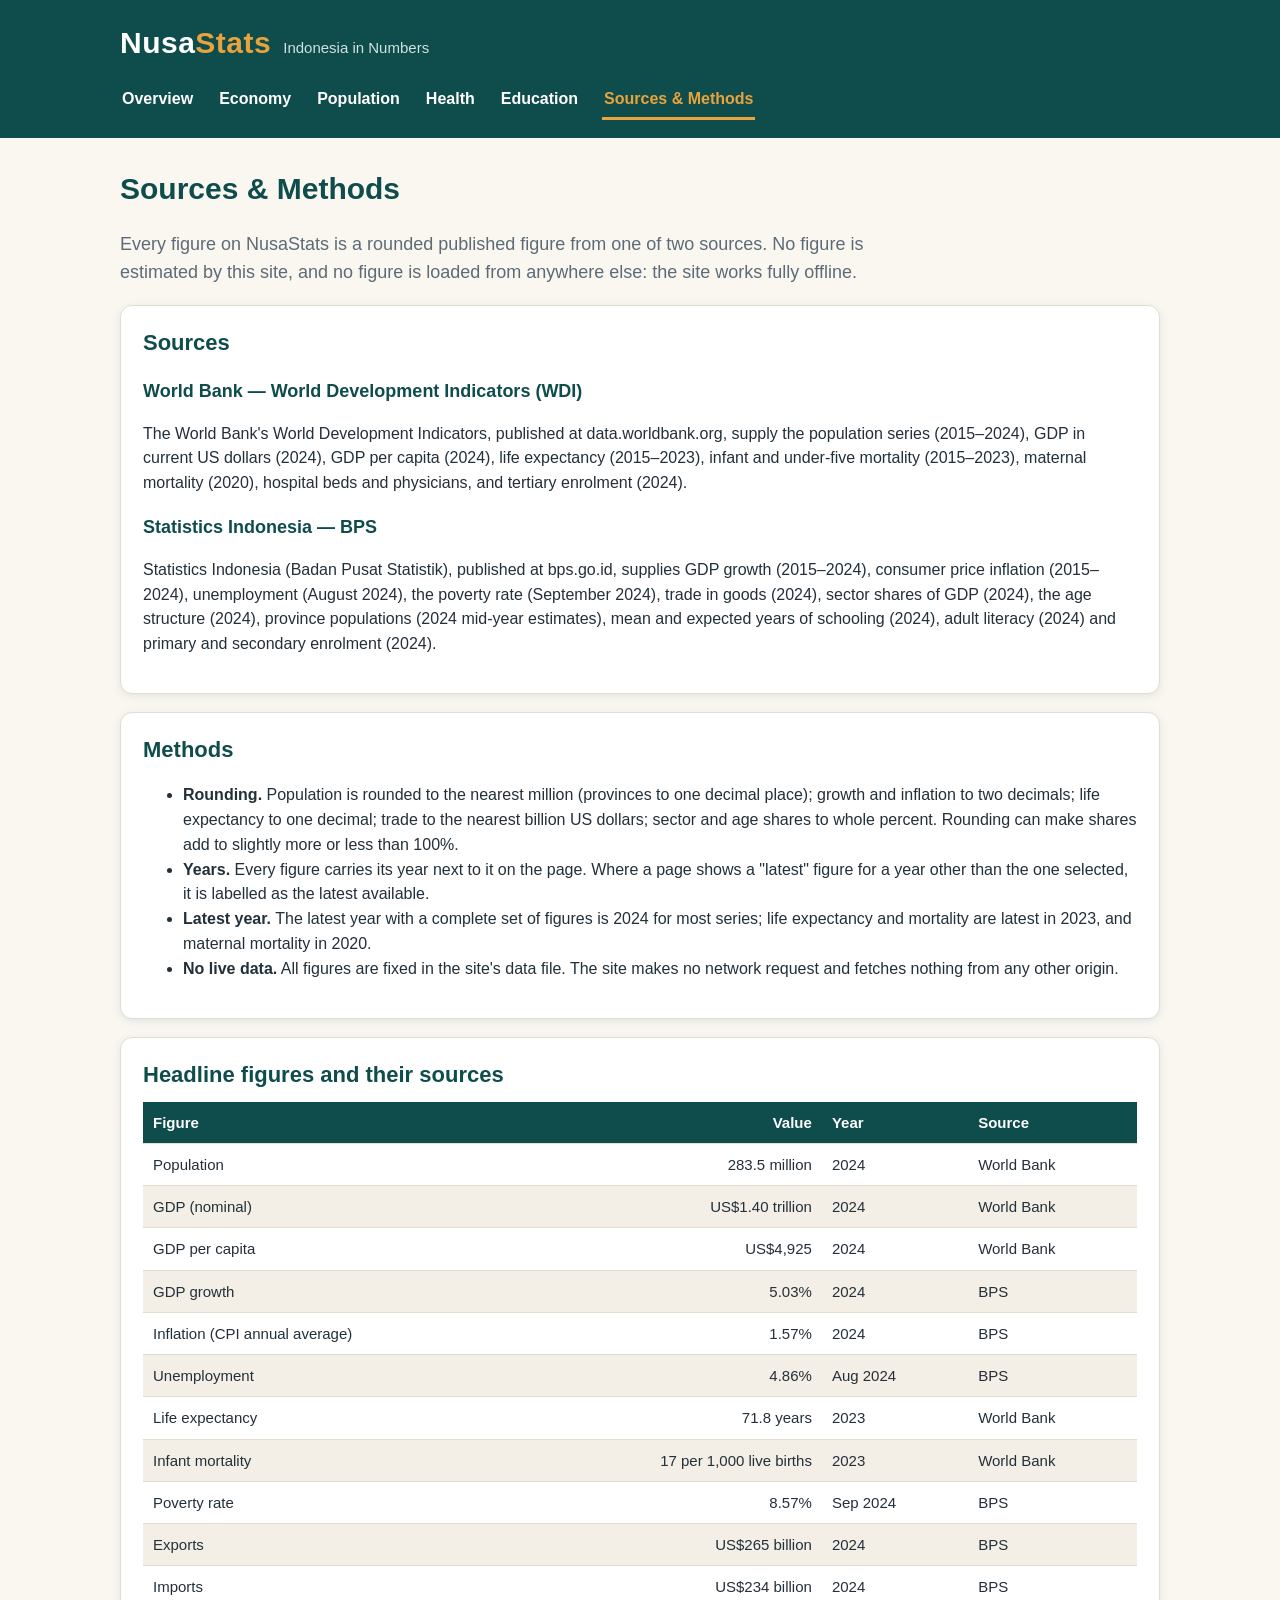
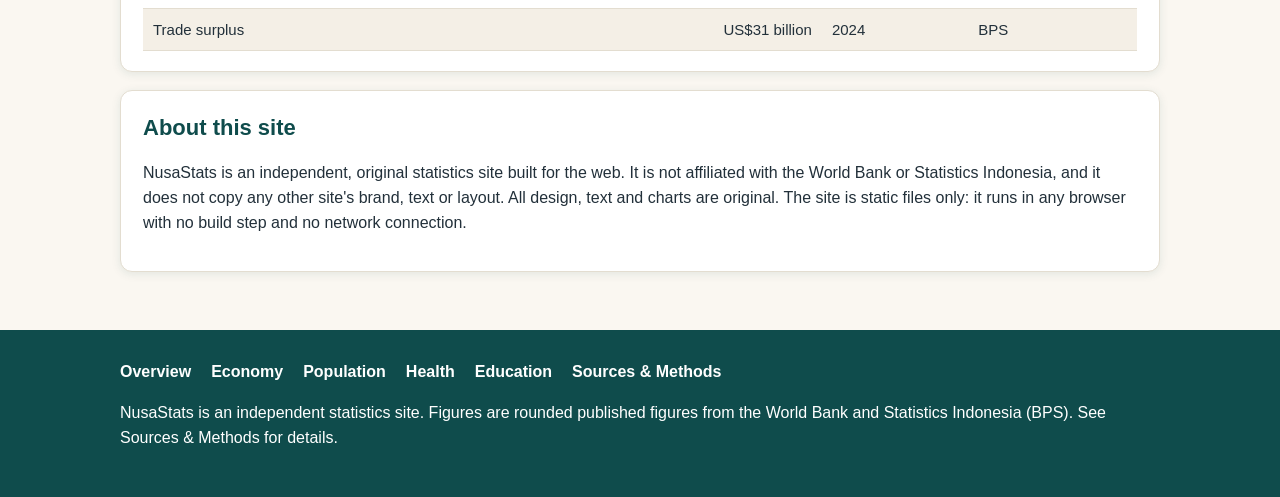
<file: app/sources.html>
<!DOCTYPE html>
<html lang="en">
<head>
<meta charset="utf-8">
<meta name="viewport" content="width=device-width, initial-scale=1">
<title>Sources &amp; Methods — NusaStats: Indonesia in Numbers</title>
<meta name="description" content="Where every NusaStats figure comes from, and how the figures were rounded.">
<link rel="icon" href="data:,">
<link rel="stylesheet" href="styles.css">
</head>
<body>
<header class="site-header">
  <div class="header-inner">
    <div class="brand">
      <span class="brand-name">Nusa<span class="accent">Stats</span></span>
      <span class="brand-tag">Indonesia in Numbers</span>
    </div>
    <nav class="main-nav" aria-label="Main navigation">
      <a href="index.html">Overview</a>
      <a href="economy.html">Economy</a>
      <a href="population.html">Population</a>
      <a href="health.html">Health</a>
      <a href="education.html">Education</a>
      <a href="sources.html" aria-current="page">Sources &amp; Methods</a>
    </nav>
  </div>
</header>
<main>
  <h1>Sources &amp; Methods</h1>
  <p class="lede">Every figure on NusaStats is a rounded published figure from one of two sources.
  No figure is estimated by this site, and no figure is loaded from anywhere else: the
  site works fully offline.</p>

  <section class="card" aria-labelledby="sources-heading">
    <h2 id="sources-heading">Sources</h2>
    <h3>World Bank — World Development Indicators (WDI)</h3>
    <p>The World Bank's World Development Indicators, published at data.worldbank.org,
    supply the population series (2015–2024), GDP in current US dollars (2024), GDP per
    capita (2024), life expectancy (2015–2023), infant and under-five mortality
    (2015–2023), maternal mortality (2020), hospital beds and physicians, and tertiary
    enrolment (2024).</p>
    <h3>Statistics Indonesia — BPS</h3>
    <p>Statistics Indonesia (Badan Pusat Statistik), published at bps.go.id, supplies GDP
    growth (2015–2024), consumer price inflation (2015–2024), unemployment (August 2024),
    the poverty rate (September 2024), trade in goods (2024), sector shares of GDP (2024),
    the age structure (2024), province populations (2024 mid-year estimates), mean and
    expected years of schooling (2024), adult literacy (2024) and primary and secondary
    enrolment (2024).</p>
  </section>

  <section class="card" aria-labelledby="methods-heading">
    <h2 id="methods-heading">Methods</h2>
    <ul>
      <li><strong>Rounding.</strong> Population is rounded to the nearest million (provinces to
      one decimal place); growth and inflation to two decimals; life expectancy to one
      decimal; trade to the nearest billion US dollars; sector and age shares to whole
      percent. Rounding can make shares add to slightly more or less than 100%.</li>
      <li><strong>Years.</strong> Every figure carries its year next to it on the page. Where a
      page shows a "latest" figure for a year other than the one selected, it is labelled
      as the latest available.</li>
      <li><strong>Latest year.</strong> The latest year with a complete set of figures is 2024
      for most series; life expectancy and mortality are latest in 2023, and maternal
      mortality in 2020.</li>
      <li><strong>No live data.</strong> All figures are fixed in the site's data file. The site
      makes no network request and fetches nothing from any other origin.</li>
    </ul>
  </section>

  <section class="card" aria-labelledby="figures-heading">
    <h2 id="figures-heading">Headline figures and their sources</h2>
    <table>
      <thead><tr><th>Figure</th><th class="num">Value</th><th>Year</th><th>Source</th></tr></thead>
      <tbody>
        <tr><td>Population</td><td class="num">283.5 million</td><td>2024</td><td>World Bank</td></tr>
        <tr><td>GDP (nominal)</td><td class="num">US$1.40 trillion</td><td>2024</td><td>World Bank</td></tr>
        <tr><td>GDP per capita</td><td class="num">US$4,925</td><td>2024</td><td>World Bank</td></tr>
        <tr><td>GDP growth</td><td class="num">5.03%</td><td>2024</td><td>BPS</td></tr>
        <tr><td>Inflation (CPI annual average)</td><td class="num">1.57%</td><td>2024</td><td>BPS</td></tr>
        <tr><td>Unemployment</td><td class="num">4.86%</td><td>Aug 2024</td><td>BPS</td></tr>
        <tr><td>Life expectancy</td><td class="num">71.8 years</td><td>2023</td><td>World Bank</td></tr>
        <tr><td>Infant mortality</td><td class="num">17 per 1,000 live births</td><td>2023</td><td>World Bank</td></tr>
        <tr><td>Poverty rate</td><td class="num">8.57%</td><td>Sep 2024</td><td>BPS</td></tr>
        <tr><td>Exports</td><td class="num">US$265 billion</td><td>2024</td><td>BPS</td></tr>
        <tr><td>Imports</td><td class="num">US$234 billion</td><td>2024</td><td>BPS</td></tr>
        <tr><td>Trade surplus</td><td class="num">US$31 billion</td><td>2024</td><td>BPS</td></tr>
      </tbody>
    </table>
  </section>

  <section class="card" aria-labelledby="about-heading">
    <h2 id="about-heading">About this site</h2>
    <p>NusaStats is an independent, original statistics site built for the web. It is not
    affiliated with the World Bank or Statistics Indonesia, and it does not copy any other
    site's brand, text or layout. All design, text and charts are original. The site is
    static files only: it runs in any browser with no build step and no network connection.</p>
  </section>
</main>
<footer class="site-footer">
  <div class="footer-inner">
    <nav class="footer-nav" aria-label="Footer navigation">
      <a href="index.html">Overview</a>
      <a href="economy.html">Economy</a>
      <a href="population.html">Population</a>
      <a href="health.html">Health</a>
      <a href="education.html">Education</a>
      <a href="sources.html">Sources &amp; Methods</a>
    </nav>
    <p>NusaStats is an independent statistics site. Figures are rounded published figures
    from the World Bank and Statistics Indonesia (BPS). See Sources &amp; Methods for details.</p>
  </div>
</footer>
</body>
</html>
</file>
<file: app/styles.css>
/* NusaStats — Indonesia in Numbers. One shared stylesheet, system fonts only. */
:root {
  --teal: #0f4c4c;
  --teal-light: #17807a;
  --amber: #e8a33d;
  --amber-dark: #b97a1e;
  --bg: #faf7f1;
  --card: #ffffff;
  --ink: #22303a;
  --muted: #5c6b76;
  --line: #e3ddd0;
  --shadow: 0 2px 10px rgba(15, 76, 76, 0.10);
  --radius: 12px;
}
* { box-sizing: border-box; }
body {
  margin: 0;
  background: var(--bg);
  color: var(--ink);
  font-family: -apple-system, "Segoe UI", Roboto, "Helvetica Neue", Arial, sans-serif;
  font-size: 16px;
  line-height: 1.55;
}
a { color: var(--teal); }
a:focus, button:focus, select:focus, input:focus {
  outline: 3px solid var(--amber);
  outline-offset: 2px;
}
.site-header {
  background: var(--teal);
  color: #ffffff;
  padding: 0 0 18px;
}
.header-inner {
  max-width: 1080px;
  margin: 0 auto;
  padding: 20px 20px 0;
}
.brand { display: flex; align-items: baseline; gap: 12px; flex-wrap: wrap; }
.brand-name { font-size: 30px; font-weight: 800; letter-spacing: 0.5px; }
.brand-name .accent { color: var(--amber); }
.brand-tag { font-size: 15px; color: #cfe3df; }
.main-nav { display: flex; flex-wrap: wrap; gap: 4px 22px; margin-top: 14px; }
.main-nav a {
  color: #ffffff;
  text-decoration: none;
  font-weight: 600;
  padding: 6px 2px;
  border-bottom: 3px solid transparent;
}
.main-nav a:hover { border-bottom-color: var(--amber); }
.main-nav a[aria-current="page"] { border-bottom-color: var(--amber); color: var(--amber); }
main { max-width: 1080px; margin: 0 auto; padding: 24px 20px 40px; }
h1 { font-size: 30px; margin: 4px 0 8px; color: var(--teal); }
h2 { font-size: 22px; margin: 28px 0 10px; color: var(--teal); }
h3 { font-size: 18px; margin: 18px 0 8px; color: var(--teal); }
.lede { font-size: 18px; color: var(--muted); max-width: 760px; }
.kpi-grid {
  display: grid;
  grid-template-columns: repeat(4, 1fr);
  gap: 16px;
  margin: 22px 0;
}
.kpi {
  background: var(--card);
  border: 1px solid var(--line);
  border-radius: var(--radius);
  box-shadow: var(--shadow);
  padding: 16px 18px;
}
.kpi .kpi-label { font-size: 13px; font-weight: 700; text-transform: uppercase; letter-spacing: 0.6px; color: var(--muted); }
.kpi .kpi-value { font-size: 30px; font-weight: 800; color: var(--teal); margin: 6px 0 2px; }
.kpi .kpi-source { font-size: 13px; color: var(--muted); }
.card {
  background: var(--card);
  border: 1px solid var(--line);
  border-radius: var(--radius);
  box-shadow: var(--shadow);
  padding: 20px 22px;
  margin: 18px 0;
}
.card h2 { margin-top: 0; }
.controls { display: flex; flex-wrap: wrap; gap: 10px 18px; align-items: center; margin: 12px 0; }
.controls label { font-weight: 600; }
select, input[type="search"], input[type="text"] {
  font: inherit;
  padding: 8px 10px;
  border: 1.5px solid var(--teal);
  border-radius: 8px;
  background: #ffffff;
  color: var(--ink);
}
.btn {
  font: inherit;
  font-weight: 700;
  padding: 8px 16px;
  border-radius: 8px;
  border: 2px solid var(--teal);
  background: #ffffff;
  color: var(--teal);
  cursor: pointer;
}
.btn:hover { background: #eef4f3; }
.btn[aria-pressed="true"] { background: var(--teal); color: #ffffff; }
.btn-primary { background: var(--amber); border-color: var(--amber-dark); color: #3a2a05; }
.btn-primary:hover { background: #f2b45c; }
.chart { width: 100%; }
.chart-note { font-size: 13px; color: var(--muted); margin-top: 6px; }
.two-col { display: grid; grid-template-columns: 1fr 1fr; gap: 20px; }
.two-col .card { margin: 0; }
.legend { list-style: none; padding: 0; margin: 10px 0 0; display: flex; flex-wrap: wrap; gap: 6px 18px; font-size: 14px; }
.legend .swatch { display: inline-block; width: 14px; height: 14px; border-radius: 3px; margin-right: 6px; vertical-align: -2px; }
table { width: 100%; border-collapse: collapse; font-size: 15px; }
th, td { padding: 9px 10px; text-align: left; border-bottom: 1px solid var(--line); }
th { background: var(--teal); color: #ffffff; }
tbody tr:nth-child(even) { background: #f4efe6; }
td.num, th.num { text-align: right; }
.bar-track { height: 10px; background: #eee7d8; border-radius: 5px; overflow: hidden; }
.bar-fill { height: 100%; background: var(--teal-light); }
.section-links { display: grid; grid-template-columns: repeat(3, 1fr); gap: 14px; margin: 18px 0; }
.section-link {
  display: block;
  background: var(--card);
  border: 1px solid var(--line);
  border-radius: var(--radius);
  box-shadow: var(--shadow);
  padding: 16px 18px;
  text-decoration: none;
  color: var(--ink);
}
.section-link strong { display: block; color: var(--teal); font-size: 17px; margin-bottom: 4px; }
.section-link:hover { border-color: var(--amber); }
.site-footer { background: var(--teal); color: #ffffff; padding: 22px 0 30px; }
.footer-inner { max-width: 1080px; margin: 0 auto; padding: 0 20px; }
.footer-inner a { color: #ffd98a; }
.footer-nav { display: flex; flex-wrap: wrap; gap: 4px 20px; margin: 8px 0 12px; }
.footer-nav a { color: #ffffff; text-decoration: none; font-weight: 600; }
.footer-nav a:hover { text-decoration: underline; }
.source-note { font-size: 13px; color: var(--muted); }
.result-count { font-weight: 700; color: var(--teal); }
.no-match { text-align: center; color: var(--muted); font-style: italic; }
@media (max-width: 760px) {
  .kpi-grid { grid-template-columns: 1fr 1fr; }
  .two-col { grid-template-columns: 1fr; }
  .section-links { grid-template-columns: 1fr; }
  .main-nav { flex-direction: column; gap: 2px; }
  .main-nav a { padding: 7px 0; }
  h1 { font-size: 25px; }
  .kpi .kpi-value { font-size: 24px; }
  table { font-size: 14px; }
}
</file>
